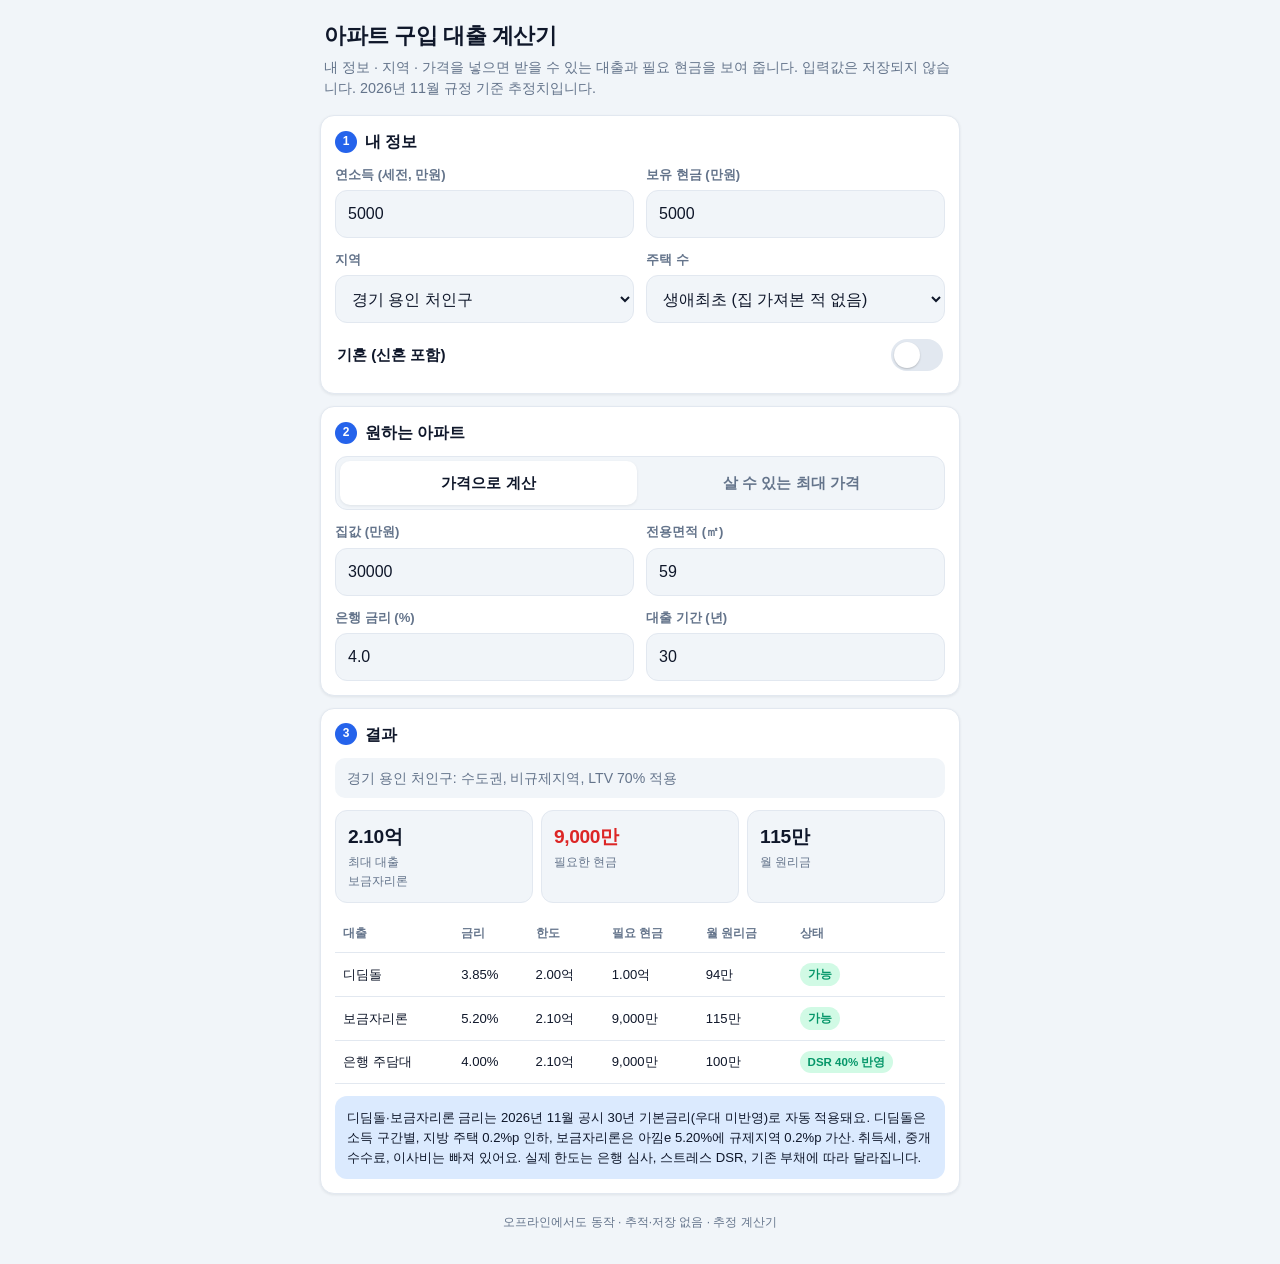
<file: web/loan-calculator/index.html>
<!DOCTYPE html>
<html lang="ko">
<head>
<meta charset="utf-8"/>
<meta name="viewport" content="width=device-width, initial-scale=1, viewport-fit=cover"/>
<meta name="robots" content="noindex, nofollow">
<meta name="theme-color" content="#2563eb"/>
<meta name="apple-mobile-web-app-capable" content="yes"/>
<meta name="apple-mobile-web-app-status-bar-style" content="black-translucent"/>
<meta name="apple-mobile-web-app-title" content="대출계산기"/>
<meta name="description" content="내 정보와 지역, 집값으로 디딤돌·보금자리론·은행 대출 한도와 필요 현금을 계산합니다. 입력값은 저장되지 않습니다."/>
<link rel="manifest" href="manifest.webmanifest"/>
<link rel="icon" type="image/png" sizes="192x192" href="icon-192.png"/>
<link rel="apple-touch-icon" href="icon-192.png"/>
<title>아파트 구입 대출 계산기</title>
<style>
:root {
  --bg: #f1f5f9;
  --card: #ffffff;
  --text: #0f172a;
  --muted: #64748b;
  --border: #e2e8f0;
  --primary: #2563eb;
  --primary-soft: #dbeafe;
  --ok: #059669;
  --ok-bg: #d1fae5;
  --warn: #d97706;
  --warn-bg: #fef3c7;
  --danger: #dc2626;
  --danger-bg: #fee2e2;
  --shadow: 0 1px 3px rgba(15,23,42,.08);
  --radius: 14px;
  --tap: 48px;
}
@media (prefers-color-scheme: dark) {
  :root {
    --bg: #0f172a;
    --card: #1e293b;
    --text: #f8fafc;
    --muted: #94a3b8;
    --border: #334155;
    --primary: #3b82f6;
    --primary-soft: #1e3a8a;
    --ok: #34d399;
    --ok-bg: #064e3b;
    --warn: #fbbf24;
    --warn-bg: #78350f;
    --danger: #f87171;
    --danger-bg: #7f1d1d;
    --shadow: 0 1px 3px rgba(0,0,0,.35);
  }
}
* { box-sizing: border-box; -webkit-tap-highlight-color: transparent; }
html, body { margin: 0; padding: 0; }
body {
  font-family: -apple-system, BlinkMacSystemFont, "Segoe UI", "Apple SD Gothic Neo", "Noto Sans KR", sans-serif;
  background: var(--bg);
  color: var(--text);
  line-height: 1.45;
  min-height: 100dvh;
  padding: 12px 12px calc(24px + env(safe-area-inset-bottom));
}
.wrap { max-width: 640px; margin: 0 auto; }
header { margin: 8px 4px 16px; }
header h1 { font-size: 1.35rem; margin: 0 0 6px; letter-spacing: -0.02em; }
header p { margin: 0; color: var(--muted); font-size: .9rem; }
.card {
  background: var(--card);
  border: 1px solid var(--border);
  border-radius: var(--radius);
  box-shadow: var(--shadow);
  padding: 14px;
  margin-bottom: 12px;
}
.card h2 {
  font-size: 1rem;
  margin: 0 0 12px;
  display: flex;
  align-items: center;
  gap: 8px;
}
.card h2 span {
  display: inline-flex; align-items: center; justify-content: center;
  width: 22px; height: 22px; border-radius: 50%;
  background: var(--primary); color: #fff; font-size: .75rem; font-weight: 700;
}
.grid { display: grid; gap: 12px; grid-template-columns: 1fr; }
@media (min-width: 520px) {
  .grid.cols-2 { grid-template-columns: 1fr 1fr; }
}
label.field {
  display: flex; flex-direction: column; gap: 6px;
  font-size: .82rem; color: var(--muted); font-weight: 600;
}
input, select {
  width: 100%;
  min-height: var(--tap);
  padding: 10px 12px;
  border: 1px solid var(--border);
  border-radius: 12px;
  background: var(--bg);
  color: var(--text);
  font-size: 1rem;
}
input:focus, select:focus {
  outline: 2px solid var(--primary);
  outline-offset: 1px;
  border-color: var(--primary);
}
.toggle-row {
  display: flex; align-items: center; justify-content: space-between;
  min-height: var(--tap); gap: 12px;
  padding: 4px 2px;
}
.toggle-row span { font-size: .95rem; color: var(--text); font-weight: 600; }
.switch {
  position: relative; width: 52px; height: 32px; flex-shrink: 0;
}
.switch input { opacity: 0; width: 0; height: 0; }
.slider {
  position: absolute; inset: 0; cursor: pointer;
  background: var(--border); border-radius: 999px; transition: .2s;
}
.slider:before {
  content: ""; position: absolute; height: 26px; width: 26px;
  left: 3px; top: 3px; background: #fff; border-radius: 50%; transition: .2s;
  box-shadow: 0 1px 2px rgba(0,0,0,.2);
}
.switch input:checked + .slider { background: var(--primary); }
.switch input:checked + .slider:before { transform: translateX(20px); }
.seg {
  display: grid; grid-template-columns: 1fr 1fr; gap: 6px;
  background: var(--bg); padding: 4px; border-radius: 12px; margin-bottom: 12px;
  border: 1px solid var(--border);
}
.seg button {
  min-height: 44px; border: 0; border-radius: 10px;
  background: transparent; color: var(--muted); font-weight: 700; font-size: .92rem;
  cursor: pointer;
}
.seg button.active { background: var(--card); color: var(--text); box-shadow: var(--shadow); }
.meta {
  font-size: .88rem; color: var(--muted); margin: 0 0 12px;
  padding: 10px 12px; background: var(--bg); border-radius: 10px;
}
.metrics {
  display: grid; gap: 8px; grid-template-columns: 1fr;
  margin-bottom: 12px;
}
@media (min-width: 480px) { .metrics { grid-template-columns: repeat(3, 1fr); } }
.metric {
  background: var(--bg); border-radius: 12px; padding: 12px;
  border: 1px solid var(--border);
}
.metric .v { font-size: 1.2rem; font-weight: 800; letter-spacing: -0.02em; }
.metric .l { font-size: .78rem; color: var(--muted); margin-top: 2px; }
.metric .d { font-size: .75rem; color: var(--muted); margin-top: 2px; }
.metric.ok .v { color: var(--ok); }
.metric.danger .v { color: var(--danger); }
.table-wrap { overflow-x: auto; -webkit-overflow-scrolling: touch; }
table { width: 100%; border-collapse: collapse; font-size: .82rem; min-width: 520px; }
th, td { text-align: left; padding: 10px 8px; border-bottom: 1px solid var(--border); vertical-align: middle; }
th { color: var(--muted); font-weight: 700; font-size: .72rem; text-transform: none; }
.badge {
  display: inline-block; padding: 3px 8px; border-radius: 999px;
  font-size: .72rem; font-weight: 700;
}
.badge.ok { background: var(--ok-bg); color: var(--ok); }
.badge.warn { background: var(--warn-bg); color: var(--warn); }
.callout {
  margin-top: 12px; padding: 12px; border-radius: 12px;
  background: var(--primary-soft); color: var(--text); font-size: .82rem;
  line-height: 1.5;
}
.install {
  display: none; margin-top: 8px; padding: 12px; border-radius: 12px;
  border: 1px dashed var(--primary); background: var(--card); font-size: .85rem;
}
.install.show { display: block; }
.install button {
  margin-top: 8px; width: 100%; min-height: 44px; border: 0; border-radius: 10px;
  background: var(--primary); color: #fff; font-weight: 700; font-size: .95rem; cursor: pointer;
}
footer { text-align: center; color: var(--muted); font-size: .75rem; margin-top: 8px; padding: 8px; }
</style>
</head>
<body>
<div class="wrap">
  <header>
    <h1>아파트 구입 대출 계산기</h1>
    <p>내 정보 · 지역 · 가격을 넣으면 받을 수 있는 대출과 필요 현금을 보여 줍니다. 입력값은 저장되지 않습니다. 2026년 11월 규정 기준 추정치입니다.</p>
  </header>

  <div class="install" id="installHint">
    <strong>홈 화면에 추가</strong>
    <div id="installText">아이폰: 공유 → 홈 화면에 추가 · 안드로이드: 메뉴 → 홈 화면에 추가 / 앱 설치</div>
    <button type="button" id="installBtn" style="display:none">앱으로 설치</button>
  </div>

  <section class="card">
    <h2><span>1</span> 내 정보</h2>
    <div class="grid cols-2">
      <label class="field">연소득 (세전, 만원)
        <input id="income" type="number" inputmode="decimal" value="5000" min="0"/>
      </label>
      <label class="field">보유 현금 (만원)
        <input id="cash" type="number" inputmode="decimal" value="5000" min="0"/>
      </label>
      <label class="field">지역
        <select id="region"></select>
      </label>
      <label class="field">주택 수
        <select id="house">
          <option value="first">생애최초 (집 가져본 적 없음)</option>
          <option value="none">무주택 (과거 보유)</option>
          <option value="one">1주택 (처분 조건)</option>
          <option value="two">2주택 이상</option>
        </select>
      </label>
    </div>
    <div class="toggle-row" style="margin-top:8px">
      <span>기혼 (신혼 포함)</span>
      <label class="switch"><input id="married" type="checkbox"/><span class="slider"></span></label>
    </div>
  </section>

  <section class="card">
    <h2><span>2</span> 원하는 아파트</h2>
    <div class="seg" role="tablist">
      <button type="button" class="active" data-mode="price" id="modePrice">가격으로 계산</button>
      <button type="button" data-mode="max" id="modeMax">살 수 있는 최대 가격</button>
    </div>
    <div class="grid cols-2" id="priceInputs">
      <label class="field">집값 (만원)
        <input id="price" type="number" inputmode="decimal" value="30000" min="0"/>
      </label>
      <label class="field">전용면적 (㎡)
        <input id="area" type="number" inputmode="decimal" value="59" min="0"/>
      </label>
      <label class="field">은행 금리 (%)
        <input id="rate" type="number" inputmode="decimal" value="4.0" min="0" step="0.01"/>
      </label>
      <label class="field">대출 기간 (년)
        <input id="years" type="number" inputmode="decimal" value="30" min="1"/>
      </label>
    </div>
  </section>

  <section class="card">
    <h2><span>3</span> 결과</h2>
    <div id="resultPrice">
      <p class="meta" id="ltvMeta"></p>
      <div class="metrics" id="metrics"></div>
      <div class="table-wrap">
        <table>
          <thead>
            <tr><th>대출</th><th>금리</th><th>한도</th><th>필요 현금</th><th>월 원리금</th><th>상태</th></tr>
          </thead>
          <tbody id="rows"></tbody>
        </table>
      </div>
    </div>
    <div id="resultMax" style="display:none">
      <div class="metrics"><div class="metric" id="maxMetric"></div></div>
    </div>
    <div class="callout">
      디딤돌·보금자리론 금리는 2026년 11월 공시 30년 기본금리(우대 미반영)로 자동 적용돼요. 디딤돌은 소득 구간별, 지방 주택 0.2%p 인하, 보금자리론은 아낌e 5.20%에 규제지역 0.2%p 가산. 취득세, 중개수수료, 이사비는 빠져 있어요. 실제 한도는 은행 심사, 스트레스 DSR, 기존 부채에 따라 달라집니다.
    </div>
  </section>

  <footer>오프라인에서도 동작 · 추적·저장 없음 · 추정 계산기</footer>
</div>

<script>
const REGIONS = [
  { value: "seoul", label: "서울 (전역)", metro: true, regulated: true },
  { value: "yongin-cheoin", label: "경기 용인 처인구", metro: true, regulated: false },
  { value: "yongin-giheung", label: "경기 용인 기흥구", metro: true, regulated: true },
  { value: "yongin-suji", label: "경기 용인 수지구", metro: true, regulated: true },
  { value: "hwaseong", label: "경기 화성 (동탄 제외)", metro: true, regulated: false },
  { value: "pyeongtaek", label: "경기 평택", metro: true, regulated: false },
  { value: "anseong", label: "경기 안성", metro: true, regulated: false },
  { value: "incheon", label: "인천", metro: true, regulated: false },
  { value: "cheonan", label: "충남 천안", metro: false, regulated: false },
  { value: "asan", label: "충남 아산", metro: false, regulated: false },
  { value: "other", label: "기타 지방 (비규제)", metro: false, regulated: false },
];

const regionEl = document.getElementById("region");
REGIONS.forEach((r) => {
  const o = document.createElement("option");
  o.value = r.value; o.textContent = r.label;
  if (r.value === "yongin-cheoin") o.selected = true;
  regionEl.appendChild(o);
});

const won = (v) => (v >= 10000 ? (v / 10000).toFixed(2) + "억" : Math.round(v).toLocaleString() + "만");
const monthly = (p, r, y) => {
  const m = r / 1200, n = y * 12;
  return m === 0 ? p / n : (p * m) / (1 - Math.pow(1 + m, -n));
};

function vals() {
  return {
    region: regionEl.value,
    price: Number(document.getElementById("price").value) || 0,
    area: Number(document.getElementById("area").value) || 0,
    income: Number(document.getElementById("income").value) || 0,
    cash: Number(document.getElementById("cash").value) || 0,
    rate: Number(document.getElementById("rate").value) || 0,
    years: Number(document.getElementById("years").value) || 30,
    house: document.getElementById("house").value,
    married: document.getElementById("married").checked,
  };
}

function ltvFor(v, r) {
  if (v.house === "first") return (r.metro || r.regulated) ? 70 : 80;
  if (v.house === "none") return r.regulated ? 40 : 70;
  if (v.house === "one") return r.regulated ? 40 : 70;
  return r.regulated ? 0 : 60;
}

function calc(P, v, r) {
  const A = v.area, I = v.income, R = v.rate, Y = v.years;
  const first = v.house === "first";
  const homeless = v.house === "first" || v.house === "none";
  const ltv = ltvFor(v, r);
  const ltvAmt = (P * ltv) / 100;
  const ddPrice = v.married ? 50000 : 30000;
  const ddArea = v.married ? 85 : 60;
  const ddCap = v.married ? (first ? 24000 : 20000) : (first ? 20000 : 15000);
  const dd = homeless && I <= 7000 && P <= ddPrice && A <= ddArea ? Math.min(ltvAmt, ddCap) : 0;
  const bg = homeless && I <= 7000 && P <= 60000 ? Math.min(ltvAmt, 42000) : 0;
  const ddRate = (I <= 2000 ? 3.1 : I <= 4000 ? 3.45 : I <= 7000 ? 3.85 : 4.15) - (r.metro ? 0 : 0.2);
  const bgRate = 5.2 + (r.regulated ? 0.2 : 0);
  const dsrMax = (I * 0.4) / 12;
  let bank = Math.min(ltvAmt, 60000);
  while (bank > 0 && monthly(bank, R, Y) > dsrMax) bank -= 100;
  return [
    { name: "디딤돌", amt: dd, rate: ddRate, note: dd ? "가능" : "조건 미달" },
    { name: "보금자리론", amt: bg, rate: bgRate, note: bg ? "가능" : "조건 미달" },
    { name: "은행 주담대", amt: Math.max(bank, 0), rate: R, note: bank > 0 ? "DSR 40% 반영" : "DSR 초과" },
  ].map((o) => ({ ...o, need: P - o.amt, pay: monthly(o.amt, o.rate, Y) }));
}

let mode = "price";
let deferredPrompt = null;

function render() {
  const v = vals();
  const r = REGIONS.find((x) => x.value === v.region);
  const ltv = ltvFor(v, r);

  document.getElementById("resultPrice").style.display = mode === "price" ? "block" : "none";
  document.getElementById("resultMax").style.display = mode === "max" ? "block" : "none";
  document.getElementById("price").closest("label").style.display = mode === "price" ? "" : "none";

  if (mode === "price") {
    const rows = calc(v.price, v, r);
    const best = rows.reduce((a, b) => (b.amt > a.amt ? b : a));
    document.getElementById("ltvMeta").textContent =
      r.label + ": " + (r.metro ? "수도권" : "비수도권") + ", " +
      (r.regulated ? "규제지역" : "비규제지역") + ", LTV " + ltv + "% 적용";
    const needTone = best.need > v.cash ? "danger" : "ok";
    document.getElementById("metrics").innerHTML =
      '<div class="metric"><div class="v">' + won(best.amt) + '</div><div class="l">최대 대출</div><div class="d">' + best.name + '</div></div>' +
      '<div class="metric ' + needTone + '"><div class="v">' + won(best.need) + '</div><div class="l">필요한 현금</div></div>' +
      '<div class="metric"><div class="v">' + Math.round(best.pay).toLocaleString() + '만</div><div class="l">월 원리금</div></div>';
    document.getElementById("rows").innerHTML = rows.map((o) =>
      "<tr><td>" + o.name + "</td><td>" + o.rate.toFixed(2) + "%</td><td>" + won(o.amt) +
      "</td><td>" + won(o.need) + "</td><td>" + Math.round(o.pay).toLocaleString() + "만</td><td><span class='badge " +
      (o.amt ? "ok" : "warn") + "'>" + o.note + "</span></td></tr>"
    ).join("");
  } else {
    let p = 0;
    for (let x = 1000; x <= 200000; x += 500) {
      const rows = calc(x, v, r);
      const b = rows.reduce((a, c) => (c.amt > a.amt ? c : a));
      if (b.amt + v.cash >= x && b.amt > 0) p = x;
    }
    document.getElementById("maxMetric").innerHTML =
      '<div class="v">' + (p ? won(p) : "없음") + '</div>' +
      '<div class="l">살 수 있는 최대 집값</div>' +
      '<div class="d">보유 현금 ' + won(v.cash) + ' + 대출</div>';
  }
}

document.querySelectorAll(".seg button").forEach((btn) => {
  btn.addEventListener("click", () => {
    mode = btn.dataset.mode;
    document.querySelectorAll(".seg button").forEach((b) => b.classList.toggle("active", b === btn));
    render();
  });
});

["income","cash","region","house","married","price","area","rate","years"].forEach((id) => {
  document.getElementById(id).addEventListener("input", render);
  document.getElementById(id).addEventListener("change", render);
});

render();

if ("serviceWorker" in navigator) {
  window.addEventListener("load", () => {
    navigator.serviceWorker.register("./sw.js").catch(() => {});
  });
}

window.addEventListener("beforeinstallprompt", (e) => {
  e.preventDefault();
  deferredPrompt = e;
  document.getElementById("installHint").classList.add("show");
  const btn = document.getElementById("installBtn");
  btn.style.display = "block";
  btn.onclick = async () => {
    deferredPrompt.prompt();
    await deferredPrompt.userChoice;
    deferredPrompt = null;
    btn.style.display = "none";
  };
});

// Always show install tip lightly on mobile
if (/iPhone|iPad|Android/i.test(navigator.userAgent)) {
  document.getElementById("installHint").classList.add("show");
}
</script>
</body>
</html>
</file>
